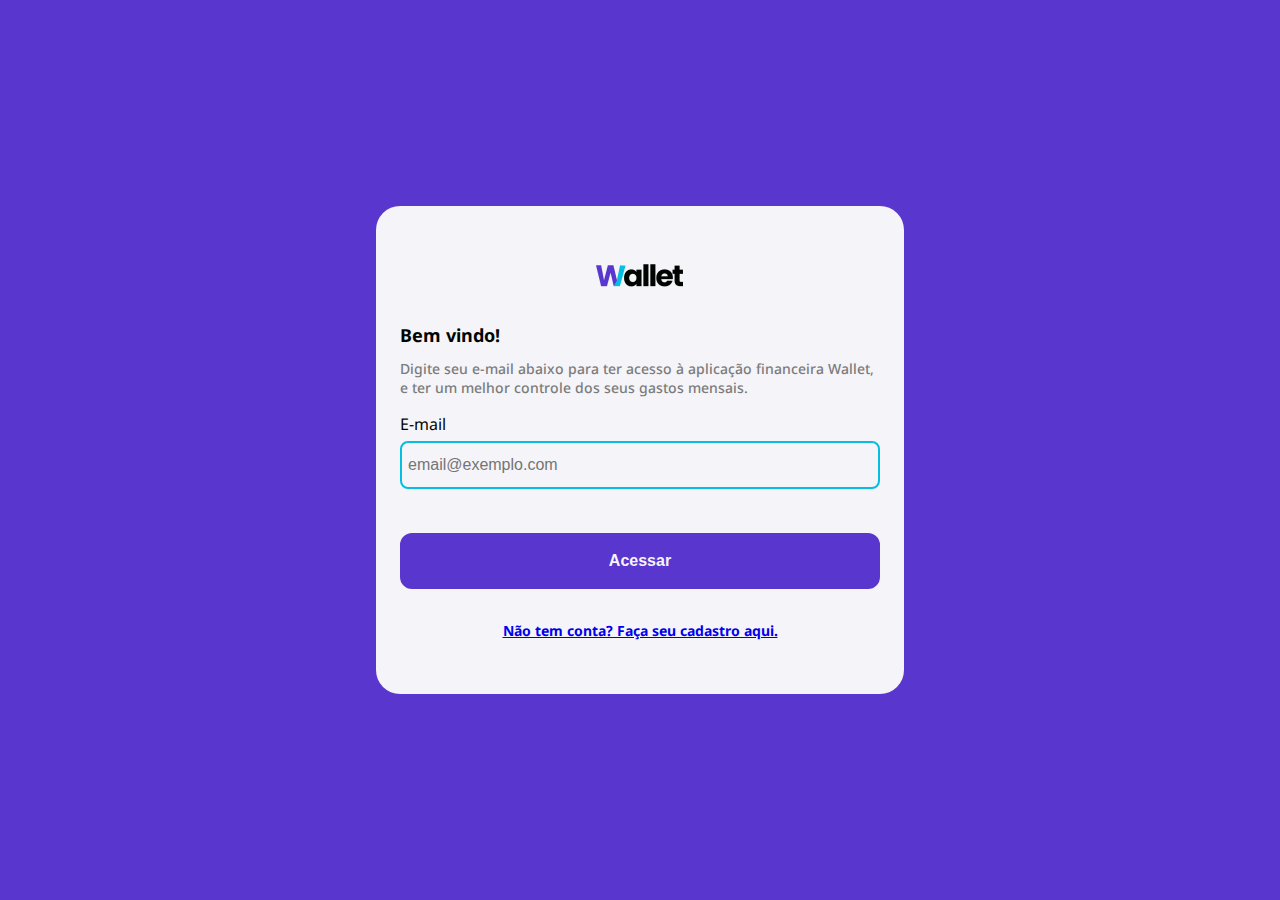
<file: index.html>
<!DOCTYPE html>
<html>
  <head>
    <title>Wallet App - Login</title>
    <link rel="stylesheet" href="styles.css" />
    <script src="index.js"></script>
  </head>
  <body>
    <div class="outh-container">
      <div class="auth-content">
        <div class="auth-content-container">
          <img class="logo" src="src/img/logo.png" />
          <h3 class="full-width text-left mt larger">Bem vindo!</h3>
          <p class="mt small">
            Digite seu e-mail abaixo para ter acesso à aplicação financeira
            Wallet, e ter um melhor controle dos seus gastos mensais.
          </p>
          <label class="mt full-width" for="input-email">E-mail</label>
          <input
            placeholder="email@exemplo.com"
            class="mt smaller"
            id="input-email"
            name="input-email"
            type="email"
          />
          <button onclick="onclickLogin()" class="full-width mt larger">
            Acessar
          </button>
          <a href="src/pages/register/index.html" class="mt larger"
            >Não tem conta? Faça seu cadastro aqui.</a
          >
        </div>
      </div>
    </div>
  </body>
</html>
</file>
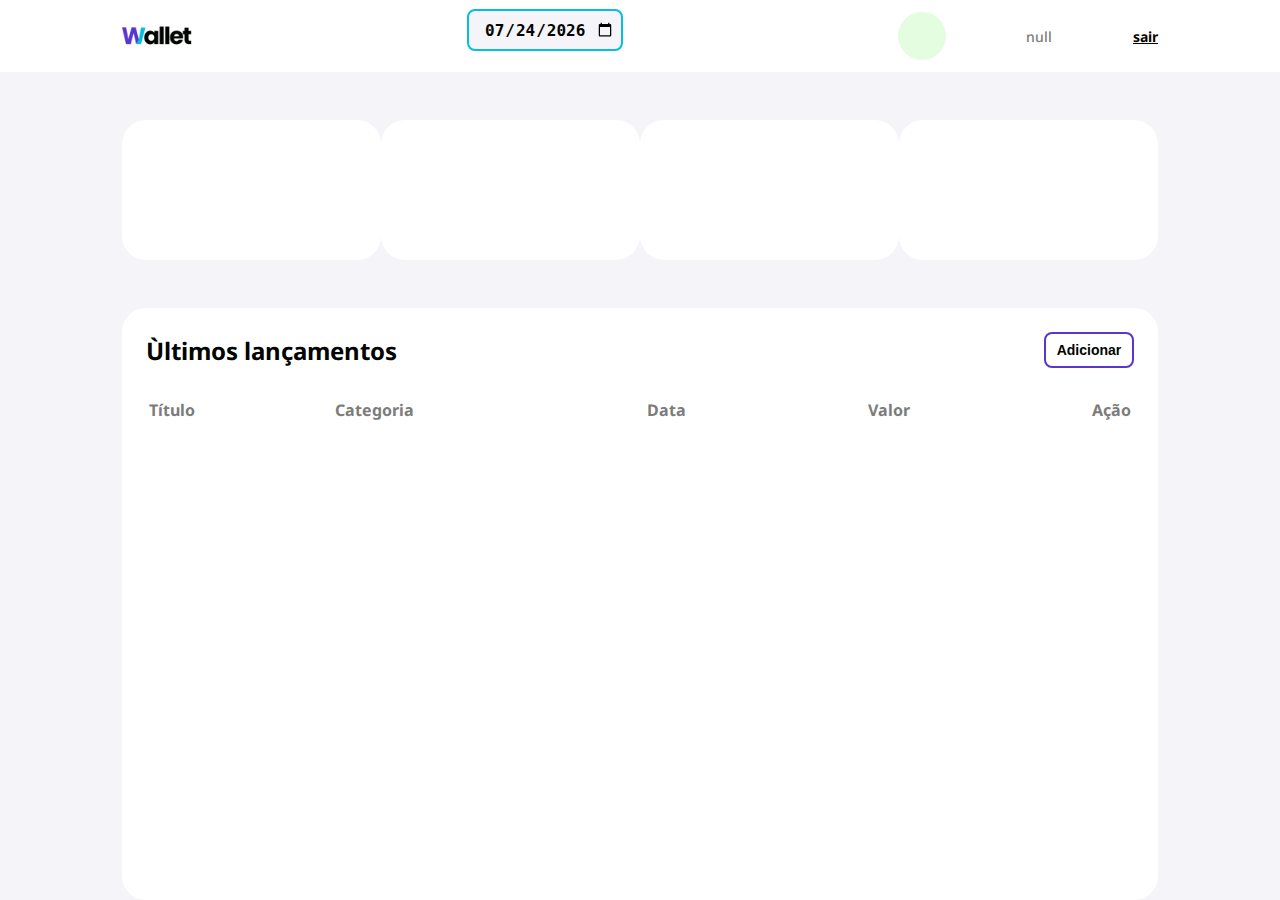
<file: src/pages/home/index.html>
<!DOCTYPE >
<html>
  <head>
    <title>Wallet App Home</title>
    <link rel="stylesheet" href="../../../styles.css" />
    <link rel="stylesheet" href="styles.css" />
    <script src="index.js"></script>
  </head>
  <body>
    <div class="home-content-container">
      <div class="navbar">
        <img
          src="../../img/logo.png"
          class="logo-navbar"
          alt="logo Wallet App"
        />
        <div class="navbar-calendar-container">
          <input id="select-date" class="input-calendar" type="date" />
        </div>
        <div id="navbar-user-container" class="navbar-user-container">
          <div id="navbar-user-avatar" class="navbar-user-avatar"></div>
        </div>
      </div>
      <div class="finance-card-container">
        <div id="finance-card-1" class="finance-card"></div>
        <div id="finance-card-2" class="finance-card"></div>
        <div id="finance-card-3" class="finance-card"></div>
        <div id="finance-card-4" class="finance-card"></div>
      </div>
      <div class="table-container">
        <div class="table-content-container">
          <div class="table-content-header">
            <h2>Ùltimos lançamentos</h2>
            <button onclick="onOpenMotal()" class="small">Adicionar</button>
          </div>
          <table id="finances-table">
            <tr>
              <th>Título</th>
              <th>Categoria</th>
              <th>Data</th>
              <th class="center">Valor</th>
              <th class="right">Ação</th>
            </tr>
          </table>
        </div>
      </div>
      <div id="modal" class="modal-background">
        <div class="modal-content">
          <div class="modal-content-header">
            <h3>Adicionar lançamento</h3>
            <button onclick="onCloseMotal()" class="small">Fechar</button>
          </div>
          <form id="form-finance-release" class="mt full-width">
            <label class="mt" for="input-title">Título:</label>
            <input
              class="mt smaller"
              type="text"
              id="input-title"
              name="input-title"
              placeholder="Ex: Conta de energia"
              required="true"
            />
            <label class="mt full-width" for="input-value">Valor</label>
            <input
              class="mt smaller"
              type="number"
              step="any"
              id="input-value"
              name="input-value"
              placeholder="R$ 0,00 (Use valores negativos para uma despesa) "
              required="true"
            />
            <label class="mt full-width" for="input-date">Data</label>
            <input
              class="mt smaller"
              type="date"
              id="input-date"
              name="input-date"
              placeholder="00/00/0000 "
              required="true"
            />
            <label class="mt full-width" for="input-category">Categoria</label>
            <select
              class="mt smaller"
              id="input-category"
              name="input-category"
              required="true"
            ></select>
            <button type="submit" class="full-width mt larger">
              Adicionar
            </button>
          </form>
        </div>
      </div>
    </div>
  </body>
</html>
</file>
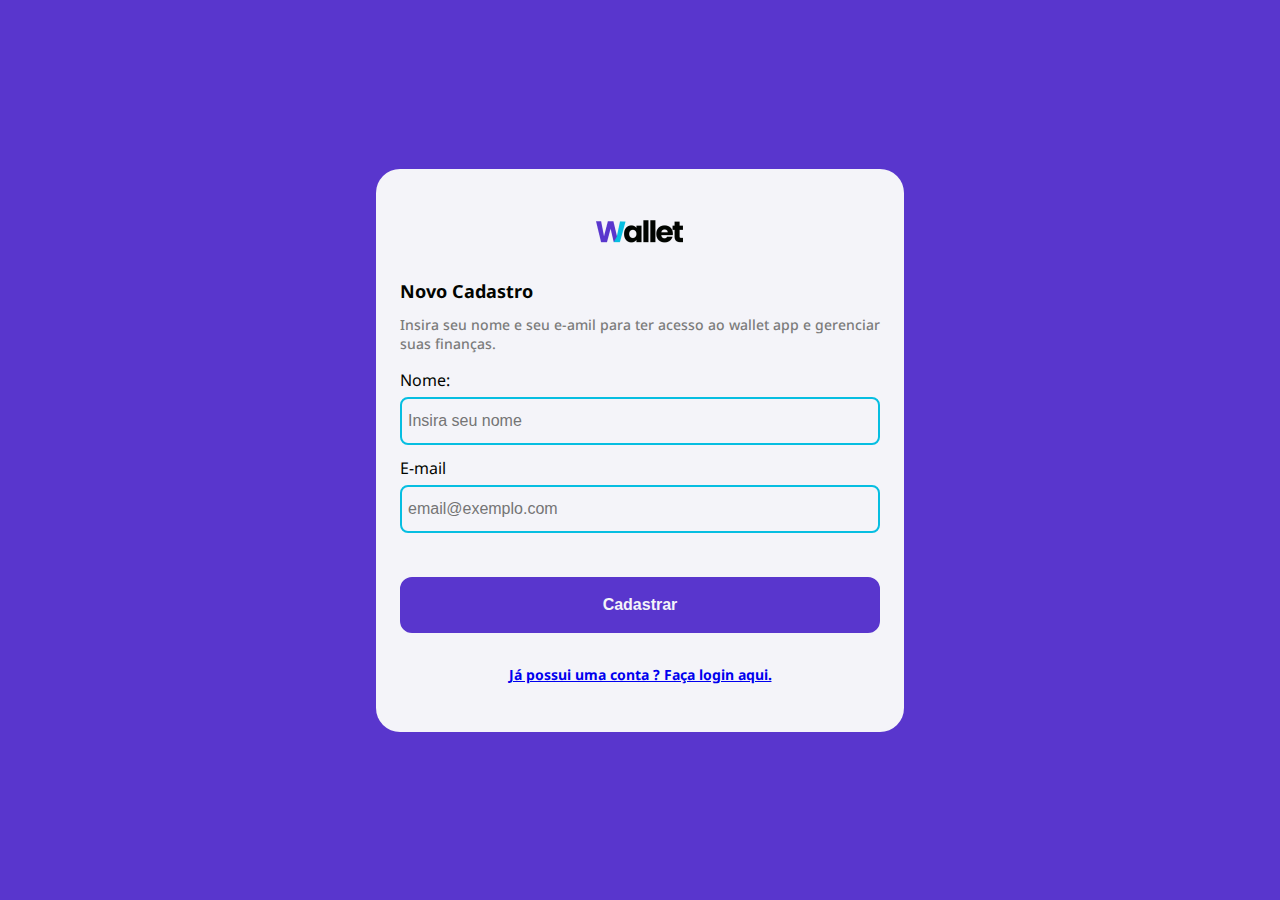
<file: src/pages/register/index.html>
<!DOCTYPE html>
<html>
  <head>
    <title>Wallet App - Cadastrar</title>
    <link rel="stylesheet" href="../../../styles.css" />
    <script src="index.js"></script>
  </head>
  <body>
    <div class="outh-container">
      <div class="auth-content">
        <div class="auth-content-container">
          <img class="logo" src="../../img/logo.png" />
          <h3 class="full-width text-left mt larger">Novo Cadastro</h3>
          <p class="mt small">
            Insira seu nome e seu e-amil para ter acesso ao wallet app e
            gerenciar suas finanças.
          </p>
          <form id="form-register" class="mt full-width">
            <label for="input-name">Nome:</label>
            <input
              class="mt smaller"
              type="text"
              id="input-name"
              name="input-name"
              placeholder="Insira seu nome"
              required="true"
            />
            <label class="mt full-width" for="input-email">E-mail</label>
            <input
              class="mt smaller"
              type="text"
              id="input-email"
              name="input-email"
              placeholder="email@exemplo.com"
              required="true"
            />
            <button type="submit" class="full-width mt larger">
              Cadastrar
            </button>
          </form>
          <a href="../../../index.html" class="mt larger"
            >Já possui uma conta ? Faça login aqui.</a
          >
        </div>
      </div>
    </div>
  </body>
</html>
</file>
<file: styles.css>
@import url("https://fonts.googleapis.com/css2?family=Noto+Sans:ital,wght@0,100;0,200;0,300;0,400;0,500;0,600;0,700;0,800;0,900;1,100;1,200;1,300;1,400;1,500;1,600;1,700;1,800;1,900&display=swap");

body {
  margin: 0px;
  padding: 0px;
  font-family: "Noto Sans", sans-serif;
  color: #010400;
}

h1 {
  font-size: 40px;
  font-weight: bolder;
  margin: 0px;
  padding: 0px;
}

h2 {
  font-size: 24px;
  font-weight: bold;
  margin: 0px;
  padding: 0px;
}

h3 {
  font-size: 18px;
  font-weight: bold;
  margin: 0px;
  padding: 0px;
}

h4 {
  font-size: 16px;
  color: #7c7c7c;
  font-weight: 700;
  margin: 0px;
  padding: 0px;
}

p {
  font-size: 14px;
  font-weight: 500;
  color: #7c7c7c;
  margin: 0px;
  padding: 0px;
}

laber {
  width: 100%;
  font-size: 14px;
  font-weight: 500;
}

a {
  font-size: 14px;
  font-weight: 700;
  text-decoration: underline;
}

button {
  background-color: #5936cd;
  height: 56px;
  width: 432px;
  border-radius: 12px;
  color: #f4f4f9;
  font-weight: bold;
  font-size: 16px;
  border-color: #5936cd;
  border-width: 2px;
  border-style: solid;
  cursor: pointer;
}

button.small {
  border-width: 2px;
  border-color: #5936cd;
  border-style: solid;
  background-color: #ffffff;
  color: #010400;
  font-weight: bold;
  font-size: 14px;
  border-radius: 8px;
  height: 36px;
  width: 90px;
  cursor: pointer;
}

input {
  background-color: #f4f4f9;
  width: 100%;
  height: 48px;
  border-color: #06bee1;
  border-width: 2px;
  border-style: solid;
  border-radius: 8px;
  color: #010400;
  font-size: 16px;
  padding: 6px;
  box-sizing: border-box;
  margin-bottom: 12px;
}

select {
  background-color: #f4f4f9;
  width: 100%;
  height: 48px;
  border-color: #06bee1;
  border-width: 2px;
  border-style: solid;
  border-radius: 8px;
  color: #010400;
  font-size: 16px;
  padding: 6px;
  box-sizing: border-box;
}

.full-width {
  width: 100%;
}

.text-center {
  text-align: center;
}

.text-left {
  text-align: left;
}

.mt {
  margin-top: 16px;
}

.mt.larger {
  margin-top: 32px;
}

.mt.large {
  margin-top: 24px;
}

.mt.small {
  margin-top: 12px;
}

.mt.smaller {
  margin-top: 6px;
}

.logo {
  width: 88px;
  height: auto;
}

.outh-container {
  width: 100vw;
  height: 100vh;
  display: flex;
  flex-direction: column;
  align-items: center;
  justify-content: center;
  background-color: #5936cd;
}

.auth-content {
  display: flex;
  flex-direction: column;
  align-items: center;
  justify-content: center;
  width: 480px;
  height: auto;
  min-height: 440px;
  border-radius: 24px;
  padding: 24px;
  background-color: #f4f4f9;
}

.auth-content-container {
  display: flex;
  flex-direction: column;
  align-items: center;
  justify-content: center;
  padding: 24px;
  width: 100%;
  height: 100%;
}
</file>
<file: src/pages/home/styles.css>
.home-content-container {
  display: flex;
  flex-direction: column;
  align-items: flex-start;
  justify-content: flex-start;
  width: 100vw;
  height: auto;
  min-height: 100vh;
  background-color: #f4f4f9;
}

.navbar {
  display: flex;
  flex-direction: row;
  align-items: center;
  justify-content: space-between;
  height: 72px;
  width: 100vw;
  background-color: #ffffff;
  padding: 24px 122px;
  box-sizing: border-box;
}

.logo-navbar {
  height: 24px;
  width: auto;
}

.navbar-calendar-container {
  display: flex;
  flex-direction: row;
  align-items: center;
  justify-content: center;
  width: 260px;
}

.input-calendar {
  width: 156px;
  height: 42px;
  text-align: center;
  font-size: 16px;
  font-weight: bold;
}

.navbar-user-container {
  display: flex;
  flex-direction: row;
  align-items: center;
  justify-content: space-between;
  width: 260px;
  height: 100%;
}

.navbar-user-avatar {
  display: flex;
  align-items: center;
  justify-content: center;
  width: 48px;
  height: 48px;
  border-radius: 24px;
  background-color: #e4fde1;
}

.finance-card-container {
  display: flex;
  width: 100%;
  flex-direction: row;
  align-items: center;
  justify-content: space-between;
  padding: 48px 122px;
  box-sizing: border-box;
}

.finance-card {
  display: flex;
  flex-direction: column;
  align-items: center;
  justify-content: center;
  width: 280px;
  height: 140px;
  border-radius: 24px;
  background-color: #ffffff;
}

.table-container {
  display: flex;
  width: 100%;
  flex-direction: column;
  align-items: flex-start;
  justify-content: flex-start;
  padding: 0px 122px;
  box-sizing: border-box;
}

.table-content-container {
  display: flex;
  width: 100%;
  flex-direction: column;
  align-items: flex-start;
  justify-content: flex-start;
  background-color: #ffffff;
  border-radius: 24px;
  height: 592px;
  padding: 24px;
  box-sizing: border-box;
}

.table-content-header {
  display: flex;
  width: 100%;
  flex-direction: row;
  align-items: center;
  justify-content: space-between;
  padding-bottom: 24px;
  box-sizing: border-box;
}

table {
  width: 100%;
}

th {
  text-align: left;
  color: #7c7c7c;
}

th.right {
  text-align: right;
}

th.center {
  text-align: center;
}

tr {
  height: 32px;
}

td {
  color: #7c7c7c;
}

td.right {
  text-align: right;
}

td.center {
  text-align: center;
}

.modal-background {
  display: none;
  flex-direction: column;
  align-items: flex-end;
  position: fixed;
  top: 0;
  left: 0;
  bottom: 0;
  right: 0;
  width: 100vw;
  height: 100vh;
  background-color: rgba(1, 4, 0, 0.2);
}

.modal-content {
  height: 100%;
  width: 480px;
  background-color: #f4f4f9;
  padding: 24px;
}

.modal-content-header {
  display: flex;
  flex-direction: row;
  justify-content: space-between;
  align-items: center;
  width: 100%;
}
</file>
